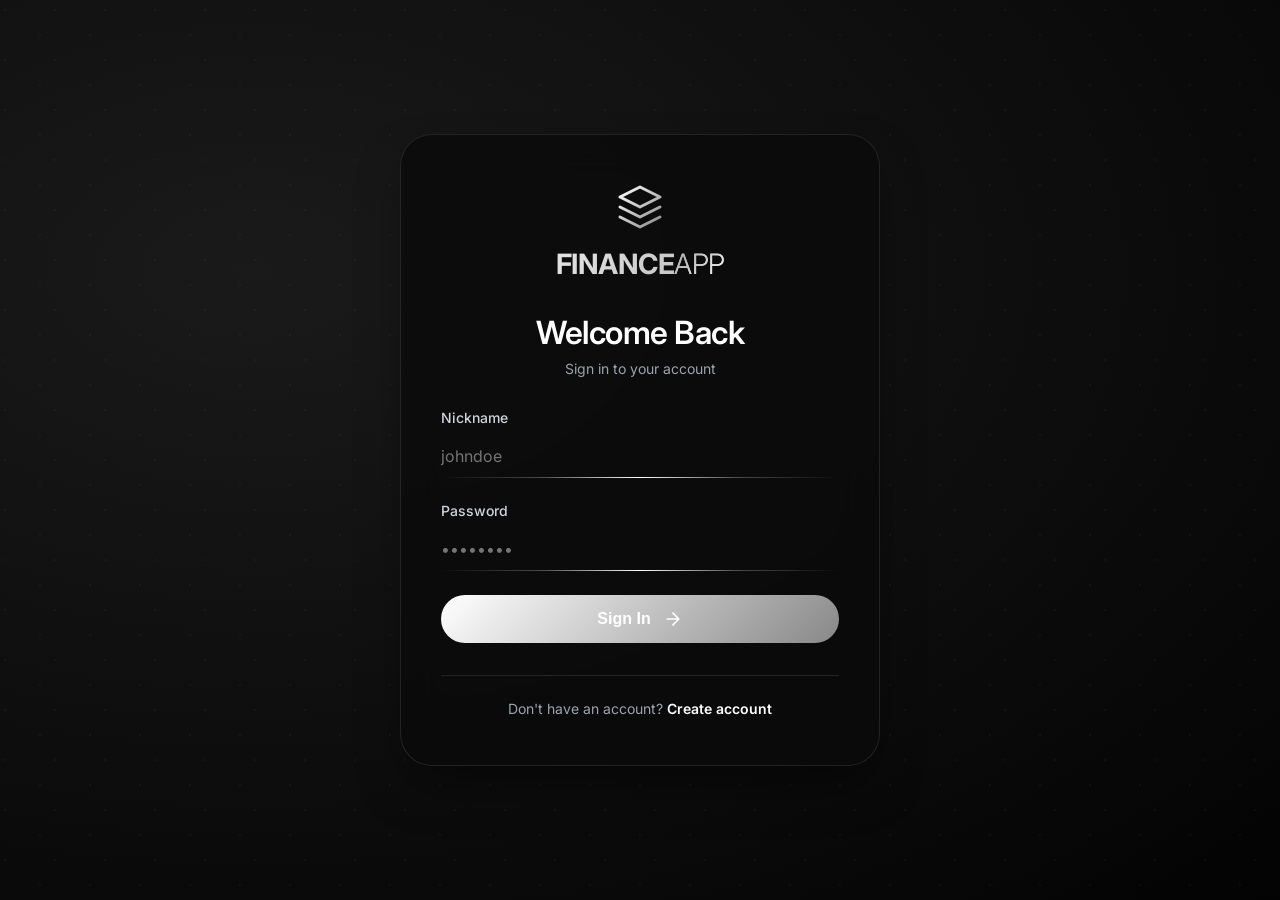
<file: src/main/resources/static/login.html>
<!DOCTYPE html>
<html lang="es">
<head>
    <meta charset="UTF-8">
    <meta name="viewport" content="width=device-width, initial-scale=1.0">
    <title>FinanceApp | Login</title>
    
    <!-- Fuentes -->
    <link href="https://fonts.googleapis.com/css2?family=Inter:wght@300;400;500;600;700;800&display=swap" rel="stylesheet">
    
    <!-- CSS Modular -->
    <link rel="stylesheet" href="css/global.css">
    <link rel="stylesheet" href="css/login.css">
    <link rel="stylesheet" href="css/components.css">
    <link rel="stylesheet" href="css/themes.css">
</head>
<body class="login-body">
    <div class="particles"></div>
    <div class="glass-container">
        <div class="logo-container">
            <div class="logo-icon">
                <svg width="48" height="48" viewBox="0 0 24 24" fill="none" xmlns="http://www.w3.org/2000/svg">
                    <path d="M12 2L2 7L12 12L22 7L12 2Z" stroke="url(#gradient)" stroke-width="1.5" stroke-linecap="round" stroke-linejoin="round"/>
                    <path d="M2 17L12 22L22 17" stroke="url(#gradient)" stroke-width="1.5" stroke-linecap="round" stroke-linejoin="round"/>
                    <path d="M2 12L12 17L22 12" stroke="url(#gradient)" stroke-width="1.5" stroke-linecap="round" stroke-linejoin="round"/>
                    <defs>
                        <linearGradient id="gradient" x1="2" y1="2" x2="22" y2="22" gradientUnits="userSpaceOnUse">
                            <stop stop-color="#ffffff"/>
                            <stop offset="1" stop-color="#888888"/>
                        </linearGradient>
                    </defs>
                </svg>
            </div>
            <h1>FINANCE<span>APP</span></h1>
        </div>
        
        <h2>Welcome Back</h2>
        <p class="subtitle">Sign in to your account</p>
        
        <form id="loginForm" class="auth-form">
            <div class="input-group">
                <label>Nickname</label>
                <input type="text" id="nickname" placeholder="johndoe" required>
                <div class="input-border"></div>
            </div>
            
            <div class="input-group">
                <label>Password</label>
                <input type="password" id="password" placeholder="••••••••" required>
                <div class="input-border"></div>
            </div>
            
            <button type="submit" class="btn-primary">
                <span>Sign In</span>
                <svg width="20" height="20" viewBox="0 0 24 24" fill="none">
                    <path d="M5 12H19M19 12L12 5M19 12L12 19" stroke="currentColor" stroke-width="2" stroke-linecap="round"/>
                </svg>
            </button>
        </form>
        
        <div class="auth-footer">
            <p>Don't have an account? <a href="register.html">Create account</a></p>
        </div>
    </div>

    <script>
        const API_BASE = 'http://localhost:8080';

     // ============================================
     // LOGIN FUNCTIONALITY
     // ============================================
     function showColorToast(message, color) {
         let toast = document.getElementById('color-toast');
         if (!toast) {
             toast = document.createElement('div');
             toast.id = 'color-toast';
             toast.style.position = 'fixed';
             toast.style.bottom = '20px';
             toast.style.left = '50%';
             toast.style.transform = 'translateX(-50%)';
             toast.style.background = color;
             toast.style.color = '#fff';
             toast.style.padding = '12px 24px';
             toast.style.borderRadius = '40px';
             toast.style.fontSize = '14px';
             toast.style.fontWeight = '500';
             toast.style.zIndex = '10000';
             toast.style.boxShadow = '0 4px 12px rgba(0,0,0,0.2)';
             toast.style.opacity = '0';
             toast.style.transition = 'opacity 0.3s ease';
             document.body.appendChild(toast);
         }
         toast.textContent = message;
         toast.style.background = color;
         toast.style.opacity = '1';
         setTimeout(() => {
             toast.style.opacity = '0';
         }, 2000);
     }

     document.getElementById('loginForm').addEventListener('submit', async (e) => {
         e.preventDefault();
         
         const nickname = document.getElementById('nickname').value.trim();
         const password = document.getElementById('password').value;
         
         if (!nickname || !password) {
             showColorToast('Please enter both nickname and password', '#f59e0b');
             return;
         }
         
         const submitBtn = e.target.querySelector('button[type="submit"]');
         const originalText = submitBtn.innerHTML;
         submitBtn.innerHTML = '<span class="loading-spinner"></span> Loading...';
         submitBtn.disabled = true;
         
         try {
             // 👇 NUEVA LLAMADA AL ENDPOINT /login
             const response = await fetch(`${API_BASE}/users/login`, {
                 method: 'POST',
                 headers: { 'Content-Type': 'application/json' },
                 body: JSON.stringify({ name: nickname, password: password })
             });
             
             if (response.ok) {
                 const user = await response.json();
                 localStorage.setItem('user', JSON.stringify(user));
                 showColorToast(`Welcome back, ${user.name}! 🎉`, '#10b981');
                 setTimeout(() => {
                     window.location.href = 'dashboard.html';
                 }, 1000);
             } else {
                 const errorMsg = await response.text();
                 showColorToast(errorMsg, '#ef4444');
                 submitBtn.innerHTML = originalText;
                 submitBtn.disabled = false;
             }
         } catch (error) {
             console.error('Login error:', error);
             showColorToast('Connection error. Make sure the server is running.', '#ef4444');
             submitBtn.innerHTML = originalText;
             submitBtn.disabled = false;
         }
     });
    </script>
</body>
</html>
</file>
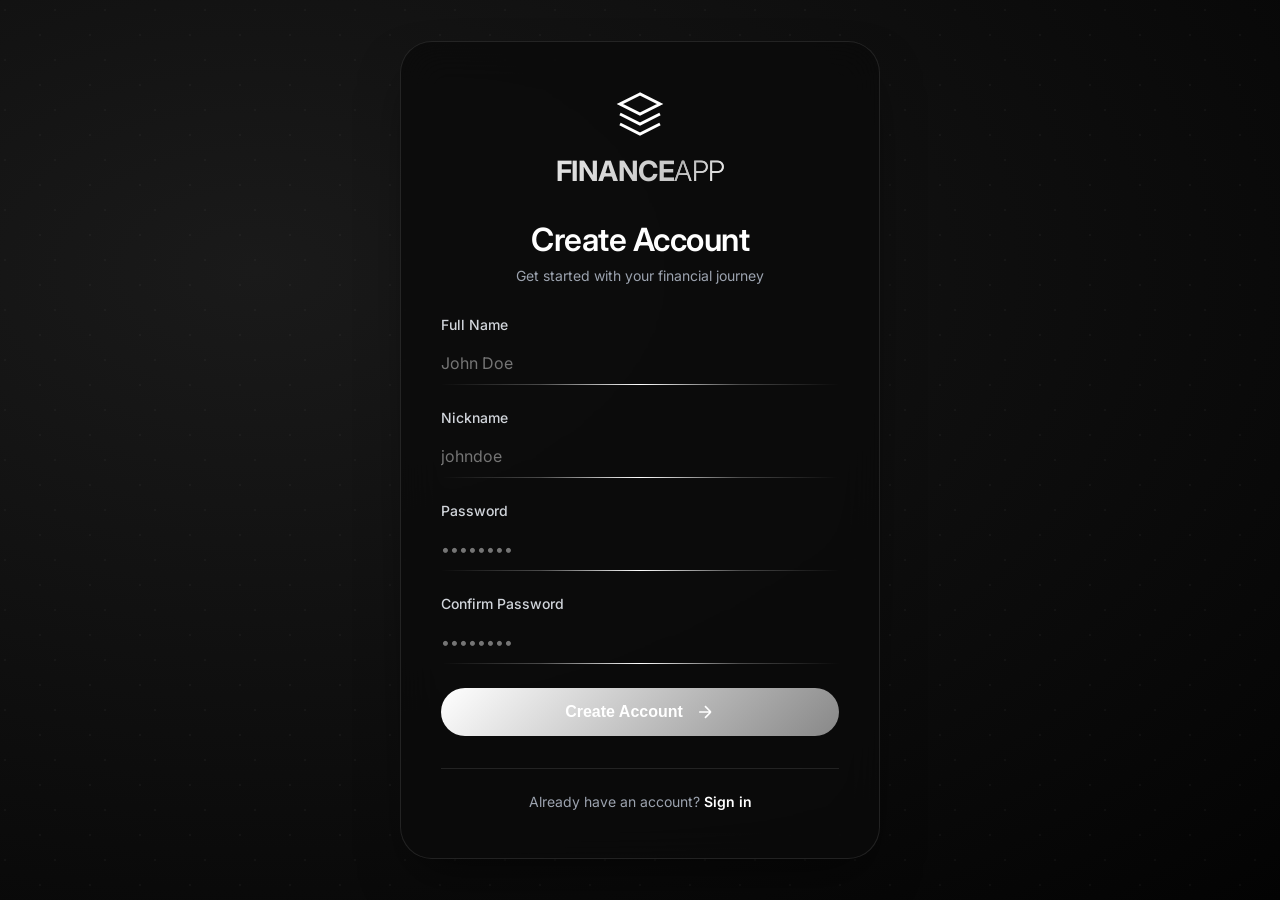
<file: src/main/resources/static/register.html>
<!DOCTYPE html>
<html lang="es">
<head>
    <meta charset="UTF-8">
    <meta name="viewport" content="width=device-width, initial-scale=1.0">
    <title>FinanceApp | Register</title>
    
    <!-- Fuentes -->
    <link href="https://fonts.googleapis.com/css2?family=Inter:wght@300;400;500;600;700;800&display=swap" rel="stylesheet">
    
    <!-- CSS Modular -->
    <link rel="stylesheet" href="css/global.css">
    <link rel="stylesheet" href="css/login.css">
    <link rel="stylesheet" href="css/components.css">
    <link rel="stylesheet" href="css/themes.css">
</head>
<body class="login-body">
    <div class="particles"></div>
    <div class="glass-container">
        <div class="logo-container">
            <div class="logo-icon">
                <svg width="48" height="48" viewBox="0 0 24 24" fill="none">
                    <path d="M12 2L2 7L12 12L22 7L12 2Z" stroke="white" stroke-width="1.5"/>
                    <path d="M2 17L12 22L22 17" stroke="white" stroke-width="1.5"/>
                    <path d="M2 12L12 17L22 12" stroke="white" stroke-width="1.5"/>
                </svg>
            </div>
            <h1>FINANCE<span>APP</span></h1>
        </div>
        
        <h2>Create Account</h2>
        <p class="subtitle">Get started with your financial journey</p>
        
        <form id="registerForm" class="auth-form">
            <div class="input-group">
                <label>Full Name</label>
                <input type="text" id="name" placeholder="John Doe" required>
                <div class="input-border"></div>
            </div>
            
            <div class="input-group">
                <label>Nickname</label>
                <input type="text" id="nickname" placeholder="johndoe" required>
                <div class="input-border"></div>
            </div>
            
            <div class="input-group">
                <label>Password</label>
                <input type="password" id="password" placeholder="••••••••" required>
                <div class="input-border"></div>
            </div>
            
            <div class="input-group">
                <label>Confirm Password</label>
                <input type="password" id="confirmPassword" placeholder="••••••••" required>
                <div class="input-border"></div>
            </div>
            
            <button type="submit" class="btn-primary">
                <span>Create Account</span>
                <svg width="20" height="20" viewBox="0 0 24 24" fill="none">
                    <path d="M5 12H19M19 12L12 5M19 12L12 19" stroke="currentColor" stroke-width="2"/>
                </svg>
            </button>
        </form>
        
        <div class="auth-footer">
            <p>Already have an account? <a href="login.html">Sign in</a></p>
        </div>
    </div>

    <script>
    const API_BASE = 'http://localhost:8080';
    
    // Toast temporal para mostrar notificaciones
    function showColorToast(message, color) {
        let toast = document.getElementById('color-toast');
        if (!toast) {
            toast = document.createElement('div');
            toast.id = 'color-toast';
            toast.style.position = 'fixed';
            toast.style.bottom = '20px';
            toast.style.left = '50%';
            toast.style.transform = 'translateX(-50%)';
            toast.style.background = color;
            toast.style.color = '#fff';
            toast.style.padding = '12px 24px';
            toast.style.borderRadius = '40px';
            toast.style.fontSize = '14px';
            toast.style.fontWeight = '500';
            toast.style.zIndex = '10000';
            toast.style.boxShadow = '0 4px 12px rgba(0,0,0,0.2)';
            toast.style.opacity = '0';
            toast.style.transition = 'opacity 0.3s ease';
            document.body.appendChild(toast);
        }
        toast.textContent = message;
        toast.style.background = color;
        toast.style.opacity = '1';
        setTimeout(() => {
            toast.style.opacity = '0';
        }, 2000);
    }

    document.getElementById('registerForm').addEventListener('submit', async (e) => {
        e.preventDefault();
        
        const name = document.getElementById('name').value.trim();
        const nickname = document.getElementById('nickname').value.trim();
        const password = document.getElementById('password').value;
        const confirmPassword = document.getElementById('confirmPassword').value;
        
        if (!name || !nickname || !password) {
            showColorToast('Please fill in all fields', '#f59e0b');
            return;
        }
        
        if (name.length < 3) {
            showColorToast('Name must be at least 3 characters', '#f59e0b');
            return;
        }
        
        if (nickname.length < 3) {
            showColorToast('Nickname must be at least 3 characters', '#f59e0b');
            return;
        }
        
        if (password.length < 5) {
            showColorToast('Password must be at least 5 characters', '#f59e0b');
            return;
        }
        
        if (password !== confirmPassword) {
            showColorToast('Passwords do not match', '#ef4444');
            return;
        }
        
        const submitBtn = e.target.querySelector('button[type="submit"]');
        const originalText = submitBtn.innerHTML;
        submitBtn.innerHTML = '<span class="loading-spinner"></span> Creating...';
        submitBtn.disabled = true;
        
        // ✅ AHORA ENVÍA name, nickname Y password
        const user = { 
            name: name, 
            nickname: nickname, 
            password: password 
        };
        
        try {
            const response = await fetch(`${API_BASE}/users`, {
                method: 'POST',
                headers: { 'Content-Type': 'application/json' },
                body: JSON.stringify(user)
            });
            
            if (response.ok) {
                const newUser = await response.json();
                localStorage.setItem('user', JSON.stringify(newUser));
                showColorToast('Account created successfully! 🎉', '#10b981');
                setTimeout(() => {
                    window.location.href = 'dashboard.html';
                }, 1000);
            } else {
                const errorText = await response.text();
                showColorToast('Error creating account: ' + errorText, '#ef4444');
                submitBtn.innerHTML = originalText;
                submitBtn.disabled = false;
            }
        } catch (error) {
            console.error('Registration error:', error);
            showColorToast('Connection error. Make sure the server is running.', '#ef4444');
            submitBtn.innerHTML = originalText;
            submitBtn.disabled = false;
        }
    });
</script>
</body>
</html>
</file>
<file: src/main/resources/static/css/global.css>
/* ============================================ */
/* GLOBAL RESET & BASE STYLES */
/* ============================================ */

* {
    margin: 0;
    padding: 0;
    box-sizing: border-box;
}

body {
    font-family: 'Inter', -apple-system, BlinkMacSystemFont, sans-serif;
    background: var(--bg-primary);
    color: var(--text-primary);
    transition: background 0.3s ease, color 0.3s ease;
}

/* Scrollbar personalizado */
::-webkit-scrollbar {
    width: 8px;
    height: 8px;
}

::-webkit-scrollbar-track {
    background: #1a1a1a;
}

::-webkit-scrollbar-thumb {
    background: #3a3a3a;
    border-radius: 4px;
}

::-webkit-scrollbar-thumb:hover {
    background: #4a4a4a;
}

/* Utilidades */
.text-center {
    text-align: center;
}

.mt-1 { margin-top: 8px; }
.mt-2 { margin-top: 16px; }
.mt-3 { margin-top: 24px; }
.mb-1 { margin-bottom: 8px; }
.mb-2 { margin-bottom: 16px; }
.mb-3 { margin-bottom: 24px; }

/* Animaciones */
@keyframes fadeIn {
    from { opacity: 0; transform: translateY(10px); }
    to { opacity: 1; transform: translateY(0); }
}

@keyframes fadeInUp {
    from { opacity: 0; transform: translateY(30px); }
    to { opacity: 1; transform: translateY(0); }
}

@keyframes slideIn {
    from { transform: translateX(400px); opacity: 0; }
    to { transform: translateX(0); opacity: 1; }
}

@keyframes slideUp {
    from { opacity: 0; transform: translateY(20px); }
    to { opacity: 1; transform: translateY(0); }
}

@keyframes spin {
    to { transform: rotate(360deg); }
}

@keyframes pulse {
    0%, 100% { border-color: rgba(245, 158, 11, 0.3); }
    50% { border-color: rgba(245, 158, 11, 0.8); }
}

/* Responsive base */
@media (max-width: 768px) {
    .dashboard-grid {
        grid-template-columns: 1fr;
    }
}
</file>
<file: src/main/resources/static/css/login.css>
/* ============================================ */
/* LOGIN & REGISTER STYLES */
/* ============================================ */

.login-body {
    min-height: 100vh;
    display: flex;
    align-items: center;
    justify-content: center;
    background: radial-gradient(ellipse at 20% 30%, #1a1a1a, #030303);
    position: relative;
    margin: 0;
    padding: 20px;
}

.particles {
    position: absolute;
    top: 0;
    left: 0;
    width: 100%;
    height: 100%;
    background-image: 
        radial-gradient(circle at 10% 20%, rgba(255,255,255,0.03) 1px, transparent 1px),
        radial-gradient(circle at 80% 70%, rgba(255,255,255,0.03) 1px, transparent 1px);
    background-size: 50px 50px;
    pointer-events: none;
}

.glass-container {
    position: relative;
    z-index: 10;
    background: rgba(10, 10, 10, 0.8);
    backdrop-filter: blur(20px);
    border-radius: 32px;
    padding: 48px 40px;
    width: 100%;
    max-width: 480px;
    border: 1px solid rgba(255, 255, 255, 0.1);
    box-shadow: 0 25px 50px -12px rgba(0, 0, 0, 0.5);
    animation: fadeInUp 0.6s ease-out;
}

.logo-container {
    text-align: center;
    margin-bottom: 32px;
}

.logo-icon {
    display: inline-flex;
    justify-content: center;
    align-items: center;
    margin-bottom: 16px;
}

.logo-container h1 {
    font-size: 28px;
    font-weight: 700;
    letter-spacing: -0.5px;
    background: linear-gradient(135deg, #ffffff 0%, #a0a0a0 100%);
    -webkit-background-clip: text;
    -webkit-text-fill-color: transparent;
    background-clip: text;
    margin: 0;
}

.logo-container span {
    font-weight: 300;
    background: linear-gradient(135deg, #a0a0a0 0%, #ffffff 100%);
    -webkit-background-clip: text;
    -webkit-text-fill-color: transparent;
}

.glass-container h2 {
    font-size: 32px;
    font-weight: 600;
    margin-bottom: 8px;
    letter-spacing: -0.5px;
    text-align: center;
}

.subtitle {
    color: #9ca3af;
    margin-bottom: 32px;
    font-size: 14px;
    text-align: center;
}

/* Formulario de autenticación */
.auth-form {
    display: flex;
    flex-direction: column;
    gap: 24px;
    width: 100%;
}

.input-group {
    position: relative;
    width: 100%;
}

.input-group label {
    display: block;
    margin-bottom: 8px;
    font-size: 14px;
    font-weight: 500;
    color: #d1d5db;
}

.input-group input {
    width: 100%;
    padding: 12px 0;
    background: transparent;
    border: none;
    color: white;
    font-size: 16px;
    outline: none;
    font-family: 'Inter', sans-serif;
}

/* Borde inferior elegante */
.input-border {
    position: absolute;
    bottom: 0;
    left: 0;
    width: 100%;
    height: 1px;
    background: linear-gradient(90deg, transparent, #4a4a4a, #ffffff, #4a4a4a, transparent);
    transition: all 0.3s ease;
}

.input-group input:focus + .input-border {
    height: 2px;
    background: linear-gradient(90deg, transparent, #ffffff, #ffffff, transparent);
}

.auth-footer {
    text-align: center;
    margin-top: 32px;
    padding-top: 24px;
    border-top: 1px solid rgba(255, 255, 255, 0.1);
}

.auth-footer p {
    color: #9ca3af;
    font-size: 14px;
    margin: 0;
}

.auth-footer a {
    color: #ffffff;
    text-decoration: none;
    font-weight: 600;
    transition: opacity 0.3s;
}

.auth-footer a:hover {
    opacity: 0.8;
    text-decoration: underline;
}

/* Responsive login */
@media (max-width: 768px) {
    .glass-container {
        margin: 20px;
        padding: 32px 24px;
    }
    
    .glass-container h2 {
        font-size: 28px;
    }
}
</file>
<file: src/main/resources/static/css/components.css>
/* ============================================ */
/* BUTTONS & COMPONENTS */
/* ============================================ */

/* Primary Button */
.btn-primary {
    background: linear-gradient(135deg, var(--gradient-start), var(--gradient-end));
    color: white;
    border: none;
    padding: 14px 24px;
    border-radius: 40px;
    font-size: 16px;
    font-weight: 600;
    cursor: pointer;
    display: flex;
    align-items: center;
    justify-content: center;
    gap: 12px;
    transition: all 0.3s ease;
    width: 100%;
    text-align: center;
}

.btn-primary:hover {
    transform: translateY(-2px);
    box-shadow: 0 10px 25px -5px rgba(0, 0, 0, 0.2);
}

.btn-primary:active {
    transform: translateY(0);
}

/* Secondary Button */
.btn-secondary {
    background: rgba(255, 255, 255, 0.1);
    color: var(--text-primary);
    border: 1px solid var(--border-color);
    padding: 10px 20px;
    border-radius: 40px;
    font-size: 14px;
    font-weight: 500;
    cursor: pointer;
    transition: all 0.3s;
    display: inline-flex;
    align-items: center;
    gap: 8px;
}

.btn-secondary:hover {
    background: rgba(255, 255, 255, 0.2);
    transform: translateY(-1px);
}

/* Small Secondary Button */
.btn-secondary-small {
    background: rgba(255, 255, 255, 0.08);
    color: var(--text-secondary);
    border: none;
    padding: 6px 12px;
    border-radius: 20px;
    font-size: 12px;
    cursor: pointer;
    transition: all 0.3s;
}

.btn-secondary-small:hover {
    background: rgba(255, 255, 255, 0.15);
    color: var(--text-primary);
}

/* Icon Button */
.btn-icon {
    background: none;
    border: none;
    cursor: pointer;
    font-size: 18px;
    transition: transform 0.2s;
}

.btn-icon:hover {
    transform: scale(1.1);
}

/* ============================================ */
/* MODAL STYLES */
/* ============================================ */

.modal {
    display: none;
    position: fixed;
    z-index: 1000;
    left: 0;
    top: 0;
    width: 100%;
    height: 100%;
    background-color: rgba(0, 0, 0, 0.8);
    backdrop-filter: blur(8px);
    animation: fadeIn 0.2s ease-out;
}

.modal-content {
    background: var(--bg-card);
    backdrop-filter: blur(20px);
    margin: 10% auto;
    padding: 0;
    border: 1px solid var(--border-color);
    width: 90%;
    max-width: 500px;
    border-radius: 24px;
    box-shadow: 0 25px 50px -12px rgba(0, 0, 0, 0.5);
    animation: slideIn 0.3s ease-out;
}

.modal-header {
    display: flex;
    justify-content: space-between;
    align-items: center;
    padding: 20px 24px;
    border-bottom: 1px solid var(--border-color);
}

.modal-header h3 {
    font-size: 20px;
    font-weight: 600;
    margin: 0;
    color: var(--text-primary);
}

.close {
    font-size: 28px;
    font-weight: bold;
    cursor: pointer;
    color: var(--text-secondary);
    transition: color 0.3s;
}

.close:hover {
    color: var(--text-primary);
}

.modal-body {
    padding: 24px;
}

.modal-footer {
    display: flex;
    justify-content: flex-end;
    gap: 12px;
    padding: 20px 24px;
    border-top: 1px solid var(--border-color);
}

/* ============================================ */
/* TOAST NOTIFICATIONS */
/* ============================================ */

.toast-container {
    position: fixed;
    top: 20px;
    right: 20px;
    z-index: 9999;
    display: flex;
    flex-direction: column;
    gap: 12px;
}

.toast {
    min-width: 300px;
    max-width: 400px;
    background: var(--bg-card);
    backdrop-filter: blur(10px);
    border-radius: 12px;
    padding: 0;
    box-shadow: 0 10px 25px -5px rgba(0, 0, 0, 0.3);
    transform: translateX(400px);
    transition: transform 0.3s ease-out;
    overflow: hidden;
    border: 1px solid var(--border-color);
}

.toast.show {
    transform: translateX(0);
}

.toast-content {
    display: flex;
    align-items: center;
    gap: 12px;
    padding: 16px 20px;
}

.toast-icon {
    font-size: 24px;
    flex-shrink: 0;
}

.toast-message {
    flex: 1;
    color: var(--text-primary);
    font-size: 14px;
    line-height: 1.4;
}

.toast-close {
    background: none;
    border: none;
    color: var(--text-secondary);
    font-size: 20px;
    cursor: pointer;
    padding: 0;
    margin-left: 8px;
    transition: color 0.2s;
}

.toast-close:hover {
    color: var(--text-primary);
}

.toast-progress {
    height: 3px;
    background: rgba(255, 255, 255, 0.2);
    width: 100%;
    animation: progress 3s linear forwards;
}

.toast-success .toast-progress {
    background: var(--accent-success);
}

.toast-error .toast-progress {
    background: var(--accent-danger);
}

.toast-warning .toast-progress {
    background: var(--accent-warning);
}

.toast-info .toast-progress {
    background: var(--accent-info);
}

@keyframes progress {
    from { width: 100%; }
    to { width: 0%; }
}

/* ============================================ */
/* CONFIRM DIALOG */
/* ============================================ */

.confirm-overlay {
    position: fixed;
    top: 0;
    left: 0;
    right: 0;
    bottom: 0;
    background: rgba(0, 0, 0, 0.7);
    backdrop-filter: blur(4px);
    z-index: 10000;
    display: flex;
    align-items: center;
    justify-content: center;
    animation: fadeIn 0.2s ease-out;
}

.confirm-dialog {
    background: var(--bg-card);
    backdrop-filter: blur(20px);
    border-radius: 24px;
    padding: 24px;
    max-width: 400px;
    width: 90%;
    border: 1px solid var(--border-color);
    animation: slideUp 0.3s ease-out;
}

.confirm-dialog h3 {
    margin: 0 0 12px 0;
    font-size: 20px;
    font-weight: 600;
    color: var(--text-primary);
}

.confirm-dialog p {
    margin: 0 0 24px 0;
    color: var(--text-secondary);
    line-height: 1.5;
}

.confirm-buttons {
    display: flex;
    gap: 12px;
    justify-content: flex-end;
}

.confirm-buttons button {
    padding: 8px 20px;
    border-radius: 40px;
    font-size: 14px;
    font-weight: 500;
    cursor: pointer;
    transition: all 0.2s;
}

.confirm-cancel {
    background: rgba(255, 255, 255, 0.1);
    border: 1px solid var(--border-color);
    color: var(--text-primary);
}

.confirm-cancel:hover {
    background: rgba(255, 255, 255, 0.2);
}

.confirm-confirm {
    background: linear-gradient(135deg, var(--accent-danger), var(--accent-danger));
    border: none;
    color: white;
}

.confirm-confirm:hover {
    transform: translateY(-1px);
    box-shadow: 0 4px 12px rgba(239, 68, 68, 0.3);
}

.confirm-confirm-success {
    background: linear-gradient(135deg, var(--accent-success), var(--accent-success));
}

.confirm-confirm-success:hover {
    box-shadow: 0 4px 12px rgba(16, 185, 129, 0.3);
}

/* ============================================ */
/* LOADING SPINNER */
/* ============================================ */

.loading-spinner {
    display: inline-block;
    width: 16px;
    height: 16px;
    border: 2px solid rgba(255, 255, 255, 0.3);
    border-top-color: white;
    border-radius: 50%;
    animation: spin 0.6s linear infinite;
}

.btn-loading {
    opacity: 0.7;
    pointer-events: none;
}
/* ============================================ */
/* COLOR PICKER - RUEDA DE COLORES */
/* ============================================ */

.color-picker-container {
    position: fixed;
    top: 20px;
    right: 20px;
    z-index: 1000;
}

.color-picker-btn {
    width: 52px;
    height: 52px;
    border-radius: 50%;
    background: var(--bg-card);
    backdrop-filter: blur(10px);
    border: 2px solid var(--border-color);
    cursor: pointer;
    display: flex;
    align-items: center;
    justify-content: center;
    transition: all 0.3s ease;
    box-shadow: 0 4px 12px rgba(0, 0, 0, 0.2);
}

.color-picker-btn:hover {
    transform: scale(1.05);
    border-color: var(--text-primary);
}

.color-circle {
    width: 32px;
    height: 32px;
    border-radius: 50%;
    transition: background 0.3s ease;
    border: 2px solid white;
    box-shadow: 0 2px 8px rgba(0, 0, 0, 0.2);
}

.color-picker-panel {
    position: absolute;
    top: 70px;
    right: 0;
    background: var(--bg-card);
    backdrop-filter: blur(20px);
    border-radius: 20px;
    padding: 20px;
    min-width: 260px;
    border: 1px solid var(--border-color);
    box-shadow: 0 20px 35px -10px rgba(0, 0, 0, 0.3);
    opacity: 0;
    visibility: hidden;
    transform: translateY(-10px) scale(0.95);
    transition: all 0.3s ease;
}

.color-picker-panel.active {
    opacity: 1;
    visibility: visible;
    transform: translateY(0) scale(1);
}

.color-picker-header {
    display: flex;
    justify-content: space-between;
    align-items: center;
    margin-bottom: 16px;
    padding-bottom: 12px;
    border-bottom: 1px solid var(--border-color);
}

.color-picker-header h4 {
    font-size: 16px;
    font-weight: 600;
    margin: 0;
    color: var(--text-primary);
}

.close-picker {
    background: none;
    border: none;
    font-size: 24px;
    cursor: pointer;
    color: var(--text-secondary);
    transition: color 0.2s;
}

.close-picker:hover {
    color: var(--text-primary);
}

/* Rueda de colores */
.color-wheel-container {
    margin-bottom: 20px;
    display: flex;
    justify-content: center;
}

#colorWheel {
    width: 180px;
    height: 180px;
    border: 3px solid var(--border-color);
    border-radius: 50%;
    cursor: pointer;
    background: conic-gradient(red, yellow, lime, aqua, blue, magenta, red);
    padding: 0;
}

#colorWheel::-webkit-color-swatch-wrapper {
    padding: 0;
}

#colorWheel::-webkit-color-swatch {
    border: none;
    border-radius: 50%;
}

/* Colores preestablecidos */
.preset-colors {
    margin-bottom: 16px;
}

.preset-title {
    font-size: 12px;
    color: var(--text-secondary);
    margin-bottom: 12px;
    text-transform: uppercase;
    letter-spacing: 0.5px;
}

.preset-list {
    display: grid;
    grid-template-columns: repeat(4, 1fr);
    gap: 10px;
}

.preset-color {
    width: 100%;
    aspect-ratio: 1;
    border-radius: 12px;
    cursor: pointer;
    transition: all 0.2s;
    
}

.preset-color:hover {
    transform: scale(1.05);
    border-color: white;
    box-shadow: 0 4px 12px rgba(0, 0, 0, 0.2);
}

.dark-preset {
    background: linear-gradient(135deg, #0a0a0a, #1a1a1a) !important;
    border: 3px solid #000000 !important;
    position: relative;
    display: flex;
    align-items: center;
    justify-content: center;
}

.dark-preset:hover {
    border: 3px solid #10b981 !important;
    transform: scale(1.05);
}

.preset-preview {
    width: 100%;
    height: 100%;
    border-radius: 12px;
   	border-color: #10b981 !important;
    display: flex;
    align-items: center;
    justify-content: center;
}

.dark-preview {
    background: linear-gradient(135deg, #0a0a0a, #1a1a1a);
    position: relative;
    display: flex;
    align-items: center;
    justify-content: center;
    
}

.dark-preview::after {
    content: "🌙";
    position: absolute;
    top: 50%;
    left: 50%;
    transform: translate(-50%, -50%);
    font-size: 14px;
    opacity: 0.8;
    color: white;
}

.preset-color:not(.dark-preset) {
    border: 2px solid transparent;
}

.preset-color:not(.dark-preset):hover {
    border: 2px solid white;
}

.color-info {
    text-align: center;
    padding-top: 12px;
    border-top: 1px solid var(--border-color);
    font-size: 13px;
    color: var(--text-secondary);
}

.color-info span {
    color: var(--text-primary);
    font-weight: 600;
    font-family: monospace;
}
/* Estilos base para textos dinámicos */
.form-group label,
.input-group label {
    transition: color 0.3s ease;
    font-weight: 500;
}

.card h2,
.modal-header h3 {
    transition: color 0.3s ease;
    font-weight: 600;
}

.stat-card h3 {
    transition: color 0.3s ease;
    letter-spacing: 0.5px;
}

.nav-links a {
    transition: color 0.3s ease;
    font-weight: 500;
}

.debt-detail {
    transition: color 0.3s ease;
    font-size: 13px;
}

.debt-detail strong {
    transition: color 0.3s ease;
}

.expense-list li div:last-child {
    transition: color 0.3s ease;
}

/* Animación suave para cambios de tema */
* {
    transition: background-color 0.3s ease, border-color 0.3s ease, color 0.3s ease, box-shadow 0.3s ease;
}
</file>
<file: src/main/resources/static/css/themes.css>
/* ============================================ */
/* THEME VARIABLES - DARK (DEFAULT) */
/* ============================================ */

:root {
    --bg-primary: #0a0a0a;
    --bg-secondary: #1a1a1a;
    --bg-card: rgba(20, 20, 20, 0.6);
    --text-primary: #ffffff;
    --text-secondary: #9ca3af;
    --border-color: rgba(255, 255, 255, 0.05);
    --accent-success: #10b981;
    --accent-danger: #ef4444;
    --accent-warning: #f59e0b;
    --accent-info: #3b82f6;
    --gradient-start: #ffffff;
    --gradient-end: #888888;
    --input-bg: rgba(0, 0, 0, 0.4);
    --input-border: rgba(255, 255, 255, 0.1);
    --hover-bg: rgba(255, 255, 255, 0.05);
}

/* ============================================ */
/* THEME SWITCHER BUTTON */
/* ============================================ */

.theme-switcher {
    position: fixed;
    top: 20px;
    right: 20px;
    z-index: 1000;
}

.theme-btn {
    width: 48px;
    height: 48px;
    border-radius: 50%;
    background: var(--bg-card);
    backdrop-filter: blur(10px);
    border: 2px solid var(--border-color);
    cursor: pointer;
    display: flex;
    align-items: center;
    justify-content: center;
    transition: all 0.3s ease;
    box-shadow: 0 4px 12px rgba(0, 0, 0, 0.2);
}

.theme-btn:hover {
    transform: scale(1.05);
    border-color: var(--text-primary);
}

.theme-circle {
    width: 28px;
    height: 28px;
    border-radius: 50%;
    transition: background 0.3s ease;
    border: 1px solid var(--border-color);
}

.theme-menu {
    position: absolute;
    top: 60px;
    right: 0;
    background: var(--bg-card);
    backdrop-filter: blur(20px);
    border-radius: 16px;
    padding: 12px;
    min-width: 160px;
    border: 1px solid var(--border-color);
    box-shadow: 0 10px 25px -5px rgba(0, 0, 0, 0.3);
    opacity: 0;
    visibility: hidden;
    transform: translateY(-10px);
    transition: all 0.3s ease;
}

.theme-menu.active {
    opacity: 1;
    visibility: visible;
    transform: translateY(0);
}

.theme-option {
    display: flex;
    align-items: center;
    gap: 12px;
    padding: 10px 12px;
    cursor: pointer;
    border-radius: 12px;
    transition: all 0.2s ease;
    margin-bottom: 4px;
}

.theme-option:last-child {
    margin-bottom: 0;
}

.theme-option:hover {
    background: var(--hover-bg);
    transform: translateX(4px);
}

.theme-preview {
    width: 24px;
    height: 24px;
    border-radius: 50%;
    border: 1px solid var(--border-color);
}

.theme-option span {
    font-size: 14px;
    font-weight: 500;
    color: var(--text-primary);
}

/* Theme Previews */
.dark-preview {
    background: linear-gradient(135deg, #0a0a0a, #1a1a1a);
    border: 1px solid #ffffff40;
}

.light-preview {
    background: linear-gradient(135deg, #f5f5f5, #e5e5e5);
    border: 1px solid #00000020;
}

.pink-preview {
    background: linear-gradient(135deg, #ffe4ec, #f8d0e0);
    border: 2px solid #ec489a;
}

.blue-preview {
    background: linear-gradient(135deg, #e0f2fe, #bae6fd);
    border: 2px solid #0ea5e9;
}

.orange-preview {
    background: linear-gradient(135deg, #fff3e0, #ffe4c4);
    border: 2px solid #f97316;
}
</file>
